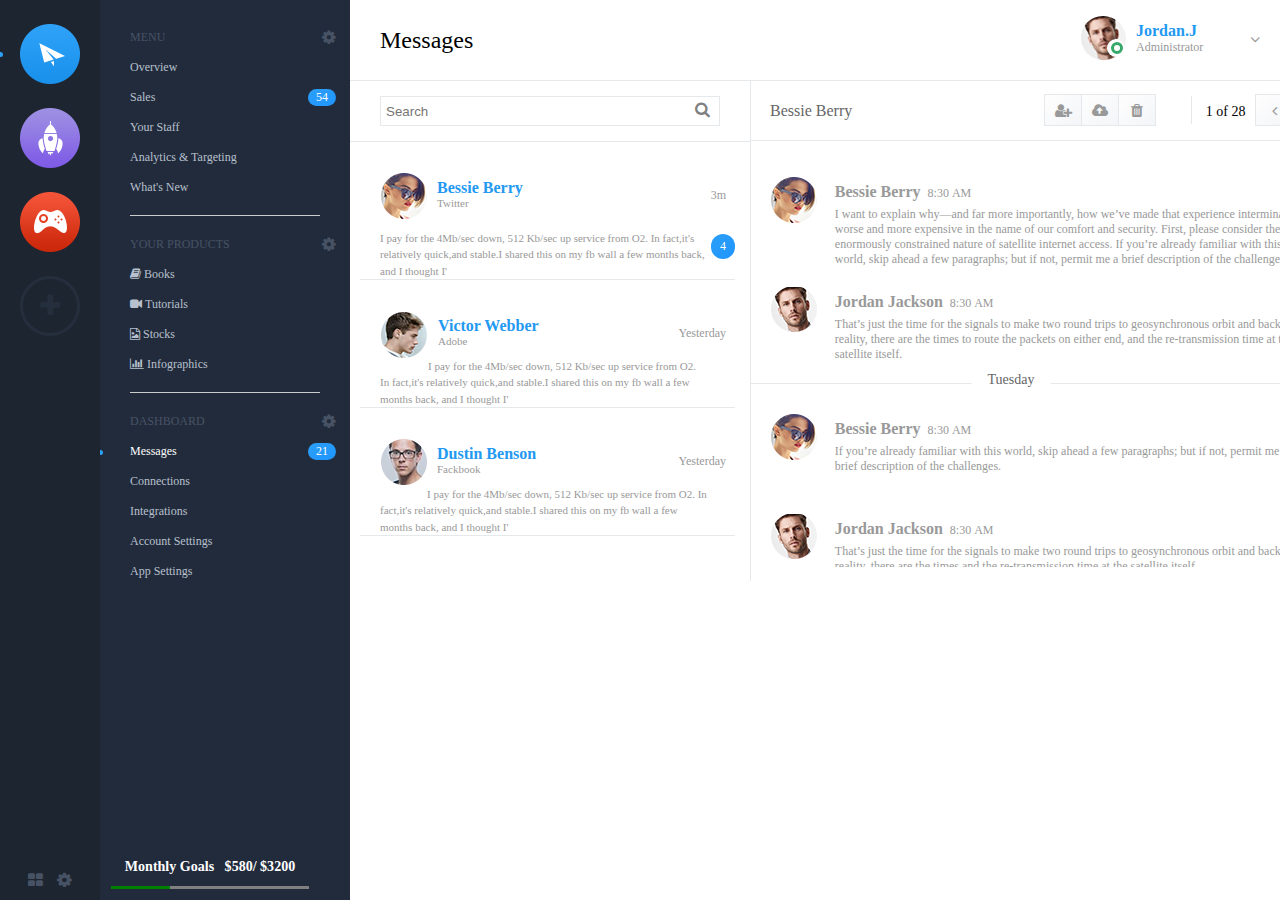
<file: index.html>
<html>
    <head>
        <meta charset="UTF-8">
        <title>My complicate website </title>
        <meta name="viewport" content="width=device-width, initial-scale=1.0">
        <meta http-equiv="X-UA-Compatible" content="ie=edge">
        <link rel="stylesheet" href="https://stackpath.bootstrapcdn.com/font-awesome/4.7.0/css/font-awesome.min.css">
        <link rel="stylesheet" href="css/style.css">
    </head>
    <body>
        <main class="container">
            <section class="tools">
                <span class="icon dot active">
                    <img src="images/icon_plane.png">
                </span>   
                <!-- <br -->
                <span class="icon dot">
                    <img src="images/icon_rocket.png">
                </span>   
                <!-- <br> -->
                <span class="icon dot">
                    <img src="images/icon_gamepad.png">
                </span> 
                <span class="icon add">
                    <!-- <img src="images/icon_plane.png"> -->
                    <i class="fa fa-plus"></i>
                </span>   
                    
                <div class=" setting">
                    <i class="fa fa-th-large"></i>
                    <i class="fa fa-cog"></i>
                    <!-- <img src="images/icon_gamepad.png" width="20px" height="20px"> -->
                    <!-- <img src="images/icon_gamepad.png" width="20px" height="20px"> -->
                    <!-- <img src="images/icon_gamepad.png"> -->
                </div>   
            </section>
            <nav class="navbar">
                <div class="scroll-wrap">
                    <dl>
                        <dt>MENU<i class="fa fa-cog pull-right"></i></dt>
                        <dd class="dot">Overview</dd>
                        <dd class="dot">Sales<span class="badge pull-right">54</span></dd>
                        <dd class="dot">Your Staff</dd>
                        <dd class="dot">Analytics & Targeting</dd>
                        <dd class="dot">What's New</dd>
                    </dl>
                    <hr>
                    <dl>
                        <dt class="dot">YOUR PRODUCTS<i class="fa fa-cog pull-right"></i></dt>
                        <dd class="dot"><i class="fa fa-book"></i>&nbsp;Books</dd>
                        <dd class="dot"><i class="fa fa-video-camera"></i>&nbsp;Tutorials</dd>
                        <dd class="dot"><i class="fa fa-file-image-o"></i>&nbsp;Stocks</dd>
                        <dd class="dot"><i class="fa fa-bar-chart"></i>&nbsp;Infographics</dd>
                    </dl>
                    <hr>
                    <dl>
                        <dt>DASHBOARD<i class="fa fa-cog pull-right"></i></dt>
                        <dd class="dot active">Messages<span class="badge pull-right">21</span></dd>
                        <dd class="dot">Connections</dd>
                        <dd class="dot">Integrations</dd>
                        <dd class="dot">Account Settings </dd>
                        <dd class="dot">App Settings</dd>
                    </dl>
                </div>
                <div class="goal">
                    <h3>Monthly Goals&nbsp;&nbsp;&nbsp;$580/
                            <span>$3200</span></h3>
                    <progress max="100" value="30"></progress>
                </div>
            </nav>
            <main class="content">
                <header>
                    <h3>Messages</h3>
                    <div class="user-info pull-right">
                        <div class="pull-left img">
                            <img src="images/user_01.png">
                        </div>
                        <div class="text">
                            <strong class="text-blue">Jordan.J</strong>
                            <p class="text-grey">Administrator</p>
                        </div>
                        <i class="fa fa-angle-down pull-right text-grey"></i>
                    </div>
                </header>
                <aside>
                    <form  action="" method="POST" class="search-form">
                        <input  name="keywords"  type="text" placeholder="Search">
                        <i class="fa fa-search"></i>
                    </form>
                    <ul class="scrollwrap">
                        <li class="item">
                            <div class=" user-info clear">
                                <div class="pull-left">
                                    <img src="images/user_02.png">
                                </div>
                                <div class="text">
                                    <strong class="text-blue">Bessie Berry</strong>
                                    <p class="text-grey">Twitter</p>
                                </div>
                                <span class="pull-right text-grey">3m</span>
                            </div>
                            <span class="badge pull-right">4</span>
                            <p class="msg text-grey">I pay for the 4Mb/sec down, 512 Kb/sec up service from O2. In fact,it's relatively quick,and stable.I
                                shared this on my fb wall a few months back, and I thought I'</p>
                                <!-- <hr> -->
                        </li>
                        <li class="item">
                            <div class=" user-info">
                                <div class="pull-left">
                                    <img src="images/user_03.png">
                                </div>
                                <div class="text">    
                                    <strong class="text-blue">Victor Webber</strong>
                                    <p class="text-grey">Adobe</p>
                                </div>
                                <span class="pull-right text-grey">Yesterday</span>
                            </div>
                            <!-- <span class="badge pull-right">4</span> -->
                            <p class="msg text-grey">I pay for the 4Mb/sec down, 512 Kb/sec up service from O2. In fact,it's relatively quick,and stable.I
                                shared this on my fb wall a few months back, and I thought I'</p>
                                <!-- <hr> -->
                        </li>
                        <li class="item">
                            <div class=" user-info">
                                <div class="pull-left">
                                    <img src="images/user_04.png">
                                </div>
                                <div class="text">
                                    
                                    <strong class="text-blue">Dustin Benson</strong>
                                    <p class="text-grey">Fackbook</p>
                                </div>
                                <span class="pull-right text-grey">Yesterday</span>
                            </div>
                            <!-- <span class="badge pull-right">4</span> -->
                            <p class="msg text-grey">I pay for the 4Mb/sec down, 512 Kb/sec up service from O2. In fact,it's relatively quick,and stable.I
                                shared this on my fb wall a few months back, and I thought I'</p>
                                <!-- <hr> -->
                        </li>
                        <li class="item">
                            <div class=" user-info">
                                <div class="pull-left">
                                    <img src="images/user_05.png">
                                </div>
                                <div class="text">
                                    
                                    <strong class="text-blue">Dustin Benson</strong>
                                    <p class="text-grey">Fackbook</p>
                                </div>
                                <span class="pull-right text-grey">June 19</span>
                            </div>
                            <!-- <span class="badge pull-right">4</span> -->
                            <p class="msg text-grey">I pay for the 4Mb/sec down, 512 Kb/sec up service from O2. In fact,it's relatively quick,and stable.I
                                shared this on my fb wall a few months back, and I thought I'</p>
                                <!-- <hr> -->
                        </li>
                        <li class="item">
                            <div class=" user-info">
                                <div class="pull-left">
                                    <img src="images/user_06.png">
                                </div>
                                <div class="text">
                                    
                                    <strong class="text-blue">Slally Wills</strong>
                                    <p class="text-grey">Yahoo</p>
                                </div>
                                <span class="pull-right text-grey">June 18</span>
                            </div>
                            <!-- <span class="badge pull-right">4</span> -->
                            <p class="msg text-grey">I pay for the 4Mb/sec down, 512 Kb/sec up service from O2. In fact,it's relatively quick,and stable.I
                                shared this on my fb wall a few months back, and I thought I'</p>
                                <!-- <hr> -->
                        </li>
                    </ul>
                </aside>
                <section class="dialogue">
                    <header class="title">
                        <span class="target text-darkgrey"> Bessie Berry</span>
                        <div class="pull-right">
                            <div class="btn-group">
                                <a href="javascript:;">
                                    <i class="fa fa-user-plus"></i>
                                </a>
                                <a href="javascript:;">
                                    <i class="fa fa-cloud-upload"></i>
                                </a>
                                <a href="javascript:;">
                                    <i class="fa fa-trash"></i>
                                </a>
                            </div>
                            <div class="page">
                                1 of 28 &nbsp;
                                <div class="btn-group">
                                    <a href="javascript:;">
                                        <i class="fa fa-angle-left"></i>
                                    </a>
                                    <a href="javascript:;">
                                        <i class="fa fa-angle-right"></i>
                                    </a>
                                </div>
                            </div>
                        </div>
                    </header>
                    <ul class="scrollwrap">
                        <li class="item">
                            <div class="avatar">
                                <img src="images/user_02.png">
                            </div>
                            <div class="user-text pull-right">
                                <strong class="text-grey">Bessie Berry</strong> 
                                <span class="text-grey">&nbsp;8:30&nbsp;AM</span>
                                <p class="msg text-grey">
                                    I want to explain why—and far more importantly, how we’ve made that experience interminably worse and more expensive in the
                                name of our comfort and security. First, please consider the enormously constrained nature
                                of satellite internet access. If you’re already familiar with this world, skip ahead a few
                                paragraphs; but if not, permit me a brief description of the challenges.
                                </p>
                            </div>
                        </li>
                        <li class="item">
                            <div class="avatar">
                                <img src="images/user_01.png">
                            </div>
                            <div class="user-text pull-right">
                                <strong class="text-grey"> Jordan Jackson</strong> 
                                <span class="text-grey">&nbsp;8:30&nbsp;AM</span>
                                <p class="msg text-grey">
                                    That’s just the time for the signals to make two round trips to geosynchronous orbit and back. In reality, there are the
                                times to route the packets on either end, and the re-transmission time at the satellite itself.
                                </p>
                            </div>
                        </li>
                        <li class="line">
                            <span>Tuesday</span>
                        </li>
                        <li class="item">
                            <div class="avatar">
                                <img src="images/user_02.png">
                            </div>
                            <div class="user-text pull-right">
                                <strong class="text-grey">Bessie Berry</strong> 
                                <span class="text-grey">&nbsp;8:30&nbsp;AM</span>
                                <p class="msg text-grey">
                                    If you’re already familiar with this world, skip ahead a few paragraphs; but if not, permit me a brief description of the
                                    challenges. </p>
                            </div>
                        </li>
                        <li class="item">
                            <div class="avatar">
                                <img src="images/user_01.png">
                            </div>
                            <div class="user-text pull-right">
                                <strong class="text-grey">Jordan Jackson</strong> 
                                <span class="text-grey">&nbsp;8:30&nbsp;AM</span>
                                <p class="msg text-grey">
                                    That’s just the time for the signals to make two round trips to geosynchronous orbit and back. In reality, there are the
                                times,and the re-transmission time at the satellite itself.
                                </p>
                                <img class="png01" src="images/img_01.png">
                                <img class="png02" src="images/img_02.png">
                            </div>
                          
                        </li>
                        <li class="line unread">
                            <span>New Messages</span>
                        </li>

                        <li class="item">
                            <div class="avatar">
                                <img src="images/user_02.png">
                            </div>
                            <div class="user-text pull-right">
                                <strong class="text-grey">Bessie Berry</strong> 
                                <span class="text-grey">&nbsp;8:30&nbsp;AM</span>
                                <p class="msg text-grey">
                                    If you’re already familiar with this world, skip ahead a few paragraphs; but if not, permit me a brief description of the
                                    challenges.
                                </p>
                            </div>
                            
                        </li>
                        <li class="item reply">
                            <form action="" method="POST">
                                <input type="text" name="reply">
                                <button type="submit">
                                    <i class="fa fa-plus"></i>
                                </button>
                            </form>
                        </li>
                    </ul>
                </section>
            </main>
        </main>
    </body>
</html>
</file>
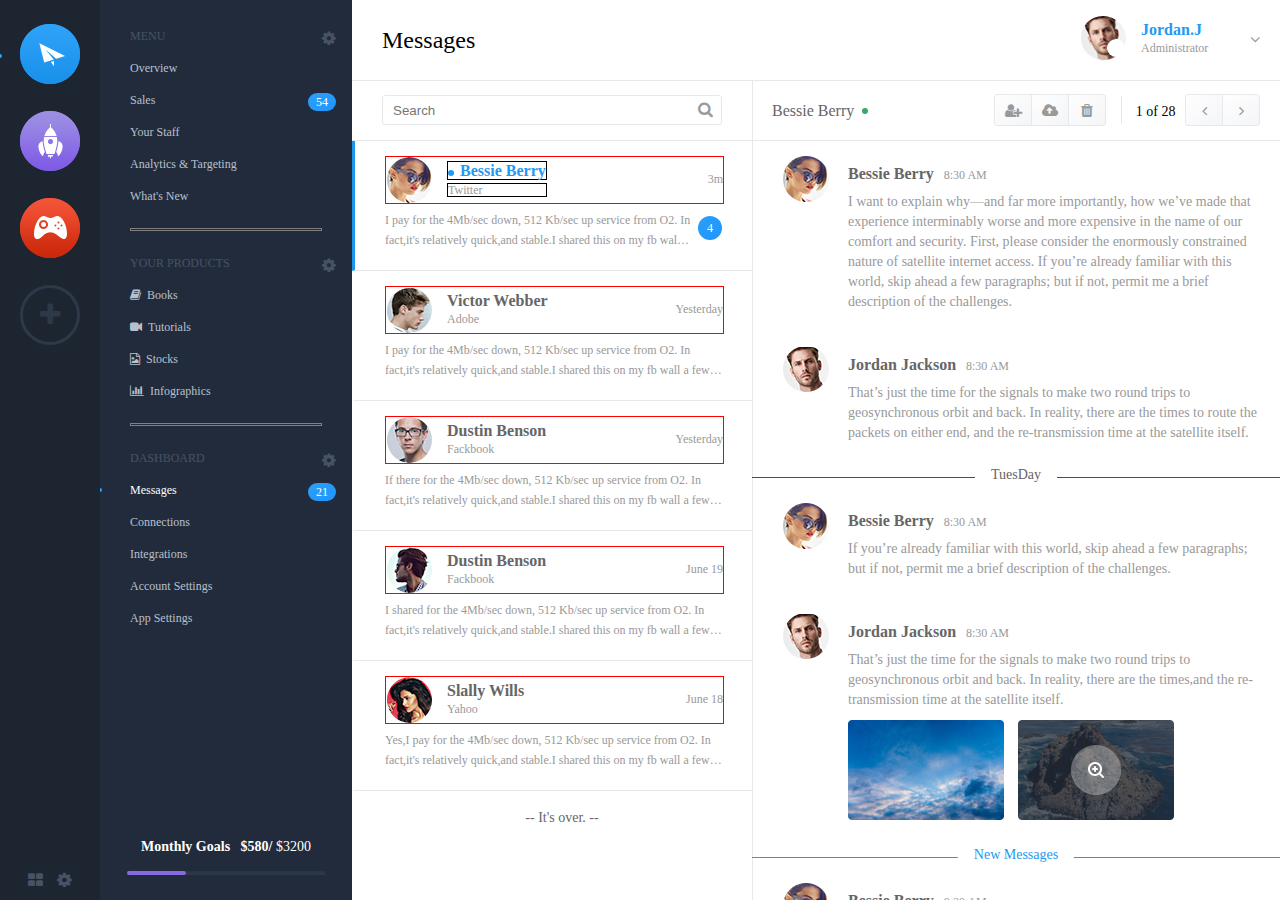
<file: no.12-others/index.html>
<!DOCTYPE html>
<html lang="en">

<head>
    <meta charset="UTF-8">
    <meta name="viewport" content="width=device-width, initial-scale=1.0">
    <meta http-equiv="X-UA-Compatible" content="ie=edge">
    <title>Awesome</title>
    <link rel="stylesheet" href="https://stackpath.bootstrapcdn.com/font-awesome/4.7.0/css/font-awesome.min.css">
    <link rel="stylesheet" href="css/style.css">
</head>

<body>
    <main class="container">
        <section class="tools">
            <span class="icon dot active">
                <i class="icon-plane"></i>
            </span>
            <span class="icon dot">
                <i class="icon-rocket"></i>
            </span>
            <span class="icon dot">
                <i class="icon-gamepad"></i>
            </span>
            <span class="icon add">
                <i class="fa fa-plus"></i>
            </span>
            <div class="setting">
                <i class="fa fa-th-large"></i>
                <i class="fa fa-cog"></i>
            </div>
        </section>
        <nav class="navbar">
            <div class="scroll-wrap">
                <dl>
                    <dt>MENU
                        <i class="fa fa-cog pull-right"></i>
                    </dt>
                    <dd class="dot">Overview</dd>
                    <dd class="dot">Sales
                        <span class="badge pull-right">54</span>
                    </dd>
                    <dd class="dot">Your Staff
                    </dd>
                    <dd class="dot">Analytics & Targeting</dd>
                    <dd class="dot">What's New</dd>
                </dl>
                <hr>
                <dl>
                    <dt>YOUR PRODUCTS
                        <i class="fa fa-cog pull-right"></i>
                    </dt>
                    <dd class="dot">
                        <i class="fa fa-book"></i> &nbsp;Books </dd>
                    <dd class="dot">
                        <i class="fa fa-video-camera"></i> &nbsp;Tutorials</dd>
                    <dd class="dot">
                        <i class="fa fa-file-image-o"></i> &nbsp;Stocks</dd>
                    <dd class="dot">
                        <i class="fa fa-bar-chart"></i> &nbsp;Infographics
                    </dd>
                </dl>
                <hr>
                <dl>
                    <dt>DASHBOARD
                        <i class="fa fa-cog pull-right"></i>
                    </dt>
                    <dd class="dot active">
                        Messages
                        <span class="badge pull-right">21</span>
                    </dd>
                    <dd class="dot"> Connections</dd>
                    <dd class="dot"> Integrations </dd>
                    <dd class="dot"> Account Settings </dd>
                    <dd class="dot"> App Settings </dd>
                </dl>
            </div>
            <div class="goal">
                <h3>Monthly Goals&nbsp;&nbsp;&nbsp;$580/
                    <span>$3200</span>
                </h3>
                <progress max="100" value="30"></progress>
            </div>
        </nav>
        <main class="content">
            <header>
                <h3>Messages</h3>
                <div class="user-info pull-right">
                    <div class="pull-left img">
                        <img src="images/user_01.png" alt="">
                    </div>
                    <div class="text">
                        <strong class="text-blue">Jordan.J</strong>
                        <p class="text-gray">Administrator</p>
                    </div>
                    <i class="fa fa-angle-down pull-right text-gray"></i>
                </div>
            </header>
            <aside>
                <form action="" method="POST" class="search-form">
                    <input type="text" placeholder="Search" name="keywords">
                    <i class="fa fa-search"></i>
                </form>
                <ul class="scroll-wrap">
                    <li class="item current">
                        <div class="user-info clear">
                            <div class="pull-left avatar">
                                <img src="images/user_02.png" alt="">
                            </div>
                            <div class="text">
                                <strong class="text-blue" style="border:1px solid black;">Bessie Berry</strong>
                                <p class="text-gray" style="border:1px solid black;">Twitter</p>
                            </div>
                            <span class="pull-right time text-gray">
                                3m
                            </span>
                        </div>
                        <p class="msg notice text-gray">I pay for the 4Mb/sec down, 512 Kb/sec up service from O2. In fact,it's relatively quick,and stable.I
                            shared this on my fb wall a few months back, and I thought I'
                            <span class="badge">4</span>
                        </p>
                    </li>
                    <li class="item">
                        <div class="user-info clear">
                            <div class="pull-left avatar">
                                <img src="images/user_03.png" alt="">
                            </div>
                            <div class="text">
                                <strong class="text-darkgray">Victor Webber</strong>
                                <p class="text-gray">Adobe</p>
                            </div>
                            <span class="pull-right time text-gray">
                                Yesterday
                            </span>
                        </div>
                        <p class="msg text-gray">I pay for the 4Mb/sec down, 512 Kb/sec up service from O2. In fact,it's relatively quick,and stable.I
                            shared this on my fb wall a few months back, and I thought I'
                        </p>
                    </li>
                    <li class="item">
                        <div class="user-info clear">
                            <div class="pull-left avatar">
                                <img src="images/user_04.png" alt="">
                            </div>
                            <div class="text">
                                <strong class="text-darkgray">Dustin Benson</strong>
                                <p class="text-gray">Fackbook</p>
                            </div>
                            <span class="pull-right time text-gray">
                                Yesterday
                            </span>
                        </div>
                        <p class="msg text-gray">If there for the 4Mb/sec down, 512 Kb/sec up service from O2. In fact,it's relatively quick,and stable.I
                            shared this on my fb wall a few months back, and I thought I'
                        </p>
                    </li>
                    <li class="item">
                        <div class="user-info clear">
                            <div class="pull-left avatar">
                                <img src="images/user_05.png" alt="">
                            </div>
                            <div class="text">
                                <strong class="text-darkgray">Dustin Benson</strong>
                                <p class="text-gray">Fackbook</p>
                            </div>
                            <span class="pull-right time text-gray">
                                June 19
                            </span>
                        </div>
                        <p class="msg text-gray">I shared for the 4Mb/sec down, 512 Kb/sec up service from O2. In fact,it's relatively quick,and stable.I
                            shared this on my fb wall a few months back, and I thought I'
                        </p>
                    </li>
                    <li class="item">
                        <div class="user-info clear">
                            <div class="pull-left avatar">
                                <img src="images/user_06.png" alt="">
                            </div>
                            <div class="text">
                                <strong class="text-darkgray">Slally Wills</strong>
                                <p class="text-gray">Yahoo</p>
                            </div>
                            <span class="pull-right time text-gray">
                                June 18
                            </span>
                        </div>
                        <p class="msg text-gray">Yes,I pay for the 4Mb/sec down, 512 Kb/sec up service from O2. In fact,it's relatively quick,and
                            stable.I shared this on my fb wall a few months back, and I thought I'
                        </p>
                    </li>
                </ul>
            </aside>
            <section class="dialogue">
                <header class="title">
                    <span class="target text-darkgray"> Bessie Berry</span>
                    <div class="pull-right">
                        <div class="btn-group">
                            <a href="javascript:;">
                                <i class="fa fa-user-plus"></i>
                            </a>
                            <a href="javascript:;">
                                <i class="fa fa-cloud-upload"></i>
                            </a>
                            <a href="javascript:;">
                                <i class="fa fa-trash"></i>
                            </a>
                        </div>
                        <div class="page">
                            1 of 28 &nbsp;
                            <div class="btn-group">
                                <a href="javascript:;">
                                    <i class="fa fa-angle-left"></i>
                                </a>
                                <a href="javascript:;">
                                    <i class="fa fa-angle-right"></i>
                                </a>
                            </div>
                        </div>
                    </div>
                </header>
                <ul class="scroll-wrap">
                    <li class="item">
                        <div class="avatar">
                            <img src="images/user_02.png" alt="">
                        </div>
                        <div class="info-text">
                            <strong class="text-darkgray">
                                Bessie Berry
                            </strong>
                            <span class="time text-gray"> 8:30 AM</span>
                            <p class="info text-gray">
                                I want to explain why—and far more importantly, how we’ve made that experience interminably worse and more expensive in the
                                name of our comfort and security. First, please consider the enormously constrained nature
                                of satellite internet access. If you’re already familiar with this world, skip ahead a few
                                paragraphs; but if not, permit me a brief description of the challenges.
                            </p>
                        </div>
                    </li>
                    <li class="item">
                        <div class="avatar">
                            <img src="images/user_01.png" alt="">
                        </div>
                        <div class="info-text">
                            <strong class="text-darkgray">
                                Jordan Jackson
                            </strong>
                            <span class="time text-gray"> 8:30 AM</span>
                            <p class="info text-gray">
                                That’s just the time for the signals to make two round trips to geosynchronous orbit and back. In reality, there are the
                                times to route the packets on either end, and the re-transmission time at the satellite itself.
                            </p>
                        </div>
                    </li>
                    <li class="line">
                        <span>TuesDay</span>
                    </li>
                    <li class="item">
                        <div class="avatar">
                            <img src="images/user_02.png" alt="">
                        </div>
                        <div class="info-text">
                            <strong class="text-darkgray">
                                Bessie Berry
                            </strong>
                            <span class="time text-gray"> 8:30 AM</span>
                            <p class="info text-gray">
                                If you’re already familiar with this world, skip ahead a few paragraphs; but if not, permit me a brief description of the
                                challenges.
                            </p>
                        </div>
                    </li>
                    <li class="item">
                        <div class="avatar">
                            <img src="images/user_01.png" alt="">
                        </div>
                        <div class="info-text">
                            <strong class="text-darkgray">
                                Jordan Jackson
                            </strong>
                            <span class="time text-gray"> 8:30 AM</span>
                            <p class="info text-gray">
                                That’s just the time for the signals to make two round trips to geosynchronous orbit and back. In reality, there are the
                                times,and the re-transmission time at the satellite itself.
                            </p>
                            <div class="imgs">
                                <div class="list">
                                    <img src="images/img_01.png" alt="">
                                    <div class="mask">
                                        <i class="fa fa-search-plus"></i>
                                    </div>
                                </div>
                                <div class="list">
                                    <img src="images/img_02.png" alt="">
                                    <div class="mask">
                                        <i class="fa fa-search-plus"></i>
                                    </div>
                                </div>
                            </div>
                        </div>
                    </li>
                    <li class="line unread">
                        <span>New Messages</span>
                    </li>
                    <li class="item">
                        <div class="avatar">
                            <img src="images/user_02.png" alt="">
                        </div>
                        <div class="info-text">
                            <strong class="text-darkgray">
                                Bessie Berry
                            </strong>
                            <span class="time text-gray"> 8:30 AM</span>
                            <p class="info text-gray">
                                If you’re already familiar with this world, skip ahead a few paragraphs; but if not, permit me a brief description of the
                                challenges.
                            </p>
                        </div>
                    </li>
                    <li class="item reply">
                        <form action="" method="POST">
                            <input type="text" name="reply">
                            <button type="submit">
                                <i class="fa fa-plus"></i>
                            </button>
                        </form>
                    </li>
                </ul>
            </section>
        </main>
    </main>
</body>

</html>
</file>
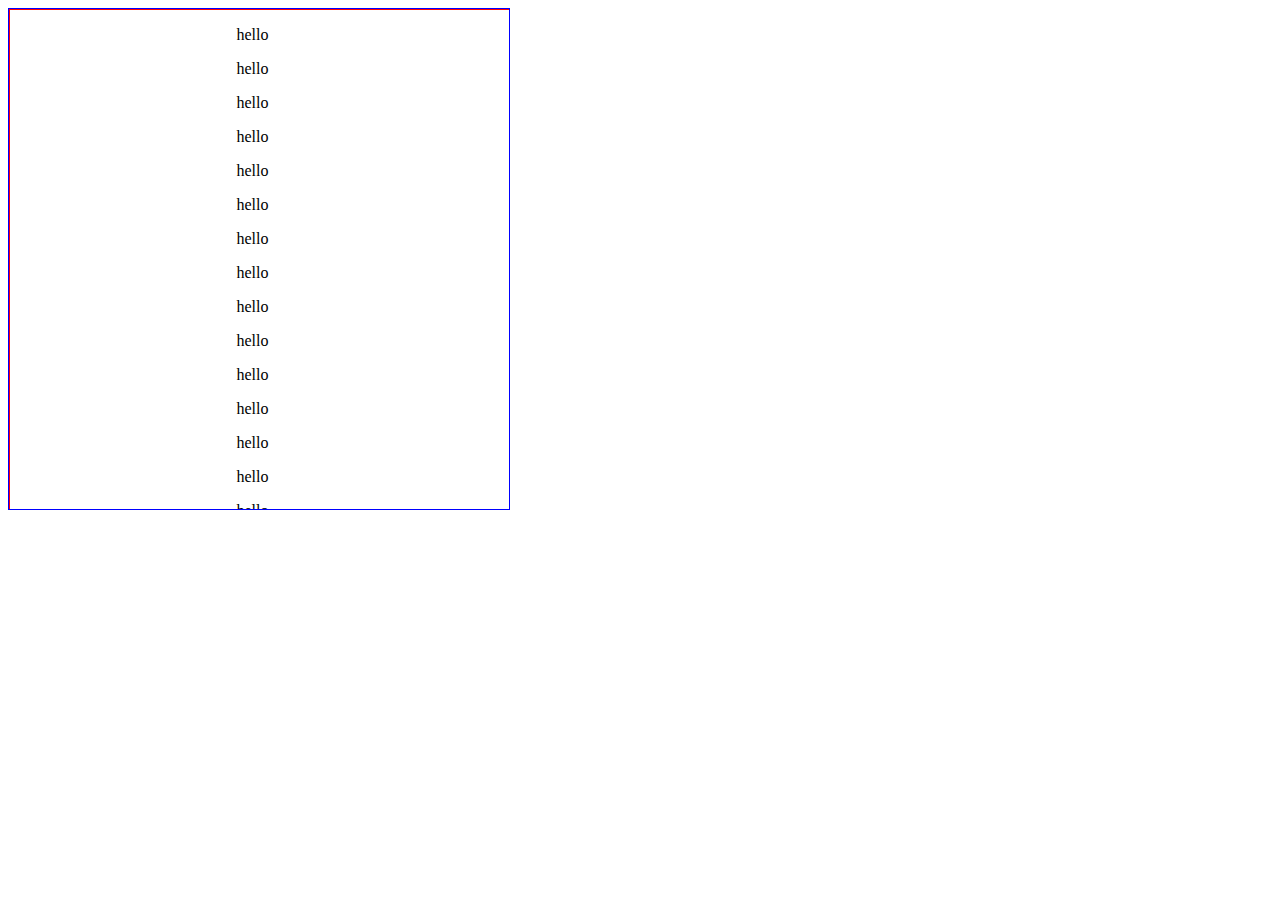
<file: css/Untitled-1.html>
<html>

<head>

<meta charset="utf-8">

</head>

 <body>

 <div style="border:1px blue solid;width:500px;height:500px;overflow:hidden;">

<div  style="border:1px red  solid;width:485px;height:100%;overflow-y:scroll;overflow-x:hidden;padding-right:50px;">

<script>

for(var i=0;i<200;i++)

{

document.write("<p align='center'>hello</p>")

}

</script>

</div>

</div>

  </body>

</html>
</file>
<file: css/style.css>
*{
    margin:0;
    
}
ul,li{
    margin: 0;
    padding: 0;
    border: 0;
    outline: 0;
    font-size: 100%;
    vertical-align: baseline;
    background: transparent;
}
.pull-right {
    float: right;
}
.pull-left {
    float: left;
}
.container{
    height:100%;
    display:flex;
}
.tools{
    width:100px;
    position: relative;
    background: #1d2531;
    left:0;
}
/* main{
    display: inline-block;
    position: relative;
    border:1px solid green;
} */
.clear {
    content: '';
    display: table;
    clear: both;
}
hr {
    display: block;
    height: 1px;
    border: 0;
    border-top: 1px solid #cccccc;
    margin: 1em 0;
    padding: 0;
}

strong,ul,li,
p{
    margin: 0;
    padding: 0;
    border: 0;
    outline: 0;
    font-size: 100%;
    vertical-align: baseline;
    background: transparent;
    /* border:1px solid greenyellow; */
}
.tools .icon {
    display: block;
    margin-top: 24px;
    position: relative;
    text-align: center;
}

.tools .icon i {
    display: inline-block;
    position: relative;
    height: 60px;
    width: 60px;
    border-radius: 50%; /* 边框设置为圆形！ */
}

.tools .icon.add i {
    line-height: 54px;
    font-size: 26px;
    color: #2d3848;
    border: 3px solid;
    box-sizing: border-box;
    cursor: pointer;
}

.container .content{
    flex:auto;
    position: relative;
    /* background: yellowgreen; */
    /* left:450px; */
}
.tools .setting{
    position: absolute;
    left:0px;
    right:0px;
    bottom: 10px;
    color: #475364;
    text-align: center;
}
.tools .setting i {
    padding: 2px 3px;
    cursor: pointer;
}

.tools .setting i+i {
    margin-left: 4px;
    font-size: 17px;
}
.icon{
    display:block;
    margin:20px 0 0 0;
    text-align: center;
    /* border:1px solid red; */
}
.add{
    opacity: 0.5;
    display:block;
    margin:20px 0 0 0;
}
.dot::before{
    position: absolute;
    left:0px;
    top:50%;
    content: '';
    width:5px;
    height:5px;
    border-radius: 50%;
    background:#2ca0f7;
    margin: -2px 0px 0px -2px;
    opacity: 0;
}

.dot.active::before,
.dot:hover::before {
    opacity: 1;
}



/*隐藏滚动条原理- 可以用padding等，把滚动条挤出到外面去，达到隐藏的效果。
1.父元素navbar设置overflow:hidden，height，width正常设置
2.子元素scrollwrap宽度小于navbar ，并通过padding-right来把拖动条挤出去
3.子元素设置 height: 100%(这里因为有goal元素，所以另外减去）
4.子元素设置 overflow: auto;
总结：
父元素：overflow,height,width
子元素：overflow，height，width，padding
*/


.navbar {
    box-sizing: border-box;
    overflow: hidden;  
}
.navbar .scroll-wrap{
    color:gainsboro;
    font-size:12px;
    padding: 10px 30px;
    width: 270px;
    height: calc(100% - 80px);
    overflow: auto;
}
.navbar{
    position: relative;
    width:250px; /*只显示左边的250px，隐藏右边的拖动条*/
    background:#222b3c;
}
/* .navbar{
    background: yellowgreen;
    border:1px blue  solid;
    overflow: hidden;
    width:210px;
    height:500px;
}
.navbar .scroll-wrap{
    border:1px red  solid;
    width:200px;
    padding-right: 30px;
    overflow: auto;
    height:100%;
} */
.navbar dl dd:hover::before,
.navbar dl dd.active::before {
    left: -30px;
}

.navbar .scroll-wrap dt{
    color: #475364;
    margin-bottom: 15px;
}
.navbar dl{
    margin-top:20px;
    font-size: 12px;
}
.navbar dd{
    color: #b7c0cd;
    margin-bottom:15px;    
    cursor: pointer;
    position: relative;
}
.navbar dl dd.active,
.navbar dl dd:hover{
    color:#fff;
}
.navbar dl dd .dot {
    margin-top: -1px;
    margin-right: 64px;
}
.badge {
    font-size: 12px;
    color: #fff;
    padding: 1px 8px;
    background: linear-gradient(to bottom right, #2b9ff7, #1f95ff);
    border-radius: 22px;
}
.navbar dt .pull-right{
    font-size: 16px;
    right:100px;
}
.navbar dl .pull-right {
    margin-top: -1px;
    margin-right: 64px;/*从不可见->可见*/
}
.navbar hr{
    margin:20px 0 ;
    width:190px;  
}

.navbar .goal{
    font-size: 12px;
    text-align: center;
    position: absolute;
    left:10px;
    bottom:10px;
}
.navbar .goal h3{
    margin-bottom: 10px;
    color:white;
}
.navbar .goal progress{
    width:200px;
    height:5px;
    border-radius: 5px;;
    border: 1px solid #222b3c;
}

/* right */
.text-blue {
    color: #2399f1;
}

.text-grey {
    color: #999;
}

.text-darkgrey {
    color: #666;
}
.content{
    position: relative;
}
.content header {
    height: 80px;
    border-bottom: 1px solid #e6e9ec;
}
.content header h3{
    display: inline-block;
    font-size: 24px;
    font-weight:normal;
    line-height: 80px;
    /* text-align: center; */
    /* vertical-align: middle; */
    margin-left:30px;
}
.content header .user-info{
    width:200px;
    margin-top:16px;
}
.content header .text{
    /* width:200px; */
    display: inline-block;
    padding:6px 0 0 10px;
}
.content header .text p{
    font-size: 12px;
}
.user-info .fa {
    margin: 15px 20px 0px;
}
.content>header .user-info .img {
    position: relative;
    width: 46px;
    height: 46px;
    overflow: hidden;
    border-radius: 50%;
}

.content>header .user-info .img img {
    width: 100%;
}
.content>header .user-info .img::before {
    content: '';
    display: block;
    width: 18px;
    height: 18px;
    position: absolute;
    right: 1px;
    bottom: 5px;
    z-index: 2;
    border-radius: 50%;
    background: #fff;
}
.content>header .user-info .img::after {
    content: '';
    display: block;
    position: absolute;
    bottom: 8px;
    right: 3px;
    width: 12px;
    height: 12px;
    border-radius: 50%;
    z-index: 3;
    background: #fff;
    box-sizing: border-box;
    border: 3px solid #38a76a;
}
.content aside {
    border-right: 1px solid #e6e9ec;
    width:400px;
    height:500px;
    overflow: hidden;
}
.content aside ul{
    height: calc(100% - 80px);
    width:395px;
    padding-right:25px;
    /* margin-top:80px; */
    overflow: auto;
}
.content aside .scrollwrap::after {
    content: '-- It\'s over. --';
    display: block;
    margin-top: 20px;
    color: #666;
    font-size: 14px;
    text-align: center;
}
.content aside .search-form{
    border-bottom: 1px solid #e6e9ec;
    padding:15px  30px;
    position: relative;
}
.content aside .search-form input{
    border: 1px solid #e6e9ec;
    padding:5px;
    width:100%;
    height:30px;
}
.content aside .search-form i{
    position:absolute;
    top:20px;
    right:40px;
    color:grey;
}
.content aside .item {
    border-bottom: 1px solid #e6e9ec;
}    
.content aside .item {
    /* border-left: 3px solid #fff; */
    padding: 15px 0px 0 20px;
}
.content aside ul .user-info{
    width:100%;
    margin-top:6px;
    /* border:1px solid red; */
    padding: 0;
}
.content aside  .text{
    display: inline-block;
    width:200px;;
    padding:6px 0px 0px 10px;
    /* border:1px solid blue; */
}
/* .content aside .text strong,
.content aside .text p{
    display:inline-block;
} */
.content aside   span{
    display: inline-block;
    font-size: 12px;
    margin:10px 0 0 0;
    padding: 5px 9px;
    /* border:1px solid red; */
}
.content aside  .text .div{/* border:1px solid red; */
    font-size: 14px;
}
/* .content aside  .text p{
    font-size: 12px;
} */
.content aside  ul li p{
    /* margin:0 auto; */
    /* width: 90%; */
    font-size: 11px;
    /* border:1px solid red; */
}
.content aside .item .msg{
    /* border:1px solid red; */
    padding-right: 28px;
    margin-top:3%;
    line-height: 1.5em;
}
aside ul span{
    display: inline-block;
}
.content aside .item .badge{
    border-radius: 150px;
    margin:15px 0 0 0;
    /* padding: 5px; */
}

  
.content .dialogue {
    position: absolute;
    top: 80px;
    right: 0px;
    bottom: 0px;
    left: 400px;
    overflow: hidden;
}
.content .dialogue .title {
    height: 61px;
    line-height: 61px;
    border-bottom: 1px solid #e6e9ec;
    box-sizing: border-box;
}
.content .dialogue .title .btn-group{
    margin-right:20px;
}
.content .dialogue .title .btn-group {
    display: inline-block;
    font-size: 0px;
}

.content .dialogue .title .btn-group a {
    text-decoration: none;
}
.content .dialogue .title .btn-group .fa {
    display: inline-block;
    width: 38px;
    height: 32px;
    line-height: 32px;
    font-size: 15px;
    text-align: center;
    background: linear-gradient(to bottom right, #fefefe, #f4f5f8);
    color: #999;
    box-sizing: border-box;
    margin-left: -1px;
    border: 1px solid #e6e9ec;
}
.content .dialogue .title .target {
    padding-left: 20px;
}

.content .dialogue .title .page::before {
    content: '';
    display: inline-block;
    position: relative;
    top: 8px;
    height: 28px;
    margin-right: 10px;
    margin-left: 10px;
    width: 1px;
    border-right: 1px solid #e6e9ec;
}
.content .dialogue .title .page {
    display: inline-block;
    font-size: 14px;
}
.scrollwrap li{
    /* border:1px solid red; */
    margin:10px;
    padding: 20px;
    clear: both;
    /* overflow:hidden */
    /* border:1px solid yellow; */
}
.user-text{
    display:inline-block;
    /* border:1px solid blue; */
    width:88%;
}
.avatar{
    width:10%;
    display:inline-block;
}
.scrollwrap .user-text strong,
.scrollwrap .user-text span{
    margin-top: 6px;
    display: inline-block;
}
.scrollwrap .user-text span{
    font-size: 12px;
}
.user-text .msg{
    margin-top: 6px;
    font-size: 12px;
}
.dialogue{
    height:500px;
    width:600px;
    overflow:hidden;
}
.dialogue li{
    clear:both;
    
    margin:10px 0;
}
/* aside li{
    padding:10px 0; overflow: hidden;
} */
.dialogue .scrollwrap{
    height:calc(100% - 80px);/*必须要有空格！*/
    width:580px;
    overflow:auto;
    padding-right:30px;
}
.user-text .png01,.user-text .png02{
    padding-top:10px;
    display: inline-block;
}
.dialogue .line {
    padding:0;
    font-size: 14px;
    color: #666;
    margin: 10px 0;
    /* border:1px solid red; */
    border-bottom: 1px solid #e6e9ec;
}
.dialogue .line span {
    position: relative;
    left: 45%;
    display: inline-block;
    transform: translateX(-50%);/*实现文字向下平移，呈现出在borderbottom的中间线上*/
    top: 5px;
    padding: 0 16px;
    background: #fff;
} 
.dialogue .scrollwrap .reply input {
    width: 100%;
    padding-left: 80px;
    height: 50px;
    border-radius: 3px;
    box-sizing: border-box;
    border: 1px solid #e6e9ec;
}

.dialogue .scrollwrap .reply button {
    position: absolute;
    top: 20px;
    left: 20px;
    height: 50px;
    width: 58px;
    box-sizing: border-box;
    border-radius: 3px;
    background: linear-gradient(to bottom right, #fefefe, #f4f5f8);
    border: 1px solid #e6e9ec;
}
.dialogue .scrollwrap .line.unread {
    color: #2399f1;
    border-color: #2399f1;
}

.dialogue .scrollwrap .reply {
    position: relative;
}
.dialogue ul,
aside ul{
    list-style: none;
}
</file>
<file: no.12-others/css/style.css>
/**
 * html5doctor.com 
Reset Stylesheet v1.6.1 
 * Richard Clark 
 * http://cssreset.com
 */
 html,
 body,
 div,
 span,
 object,
 iframe,
 h1,
 h2,
 h3,
 h4,
 h5,
 h6,
 p,
 blockquote,
 pre,
 abbr,
 address,
 cite,
 code,
 del,
 dfn,
 em,
 img,
 ins,
 kbd,
 q,
 samp,
 small,
 strong,
 sub,
 sup,
 var,
 b,
 i,
 dl,
 dt,
 dd,
 ol,
 ul,
 li,
 fieldset,
 form,
 label,
 legend,
 table,
 caption,
 tbody,
 tfoot,
 thead,
 tr,
 th,
 td,
 article,
 aside,
 canvas,
 details,
 figcaption,
 figure,
 footer,
 header,
 hgroup,
 menu,
 nav,
 section,
 summary,
 time,
 mark,
 audio,
 video {
     margin: 0;
     padding: 0;
     border: 0;
     outline: 0;
     font-size: 100%;
     vertical-align: baseline;
     background: transparent;
 }
 
 body {
     line-height: 1;
 }
 
 article,
 aside,
 details,
 figcaption,
 figure,
 footer,
 header,
 hgroup,
 menu,
 nav,
 section {
     display: block;
 }
 
 nav ul {
     list-style: none;
 }
 
 blockquote,
 q {
     quotes: none;
 }
 
 blockquote:before,
 blockquote:after,
 q:before,
 q:after {
     content: '';
     content: none;
 }
 
 a {
     margin: 0;
     padding: 0;
     font-size: 100%;
     vertical-align: baseline;
     background: transparent;
 }
 
 /* change colours to suit your needs */
 ins {
     background-color: #ff9;
     color: #000;
     text-decoration: none;
 }
 
 /* change colours to suit your needs */
 mark {
     background-color: #ff9;
     color: #000;
     font-style: italic;
     font-weight: bold;
 }
 
 del {
     text-decoration: line-through;
 }
 
 abbr[title],
 dfn[title] {
     border-bottom: 1px dotted;
     cursor: help;
 }
 
 table {
     border-collapse: collapse;
     border-spacing: 0;
 }
 
 /* change border colour to suit your needs */
 hr {
     display: block;
     height: 1px;
     border: 0;
     border-top: 1px solid #cccccc;
     margin: 1em 0;
     padding: 0;
 }
 
 input,
 select {
     vertical-align: middle;
 }
 
 html,
 body {
     height: 100%;
 }
 
 .pull-right {
     float: right;
 }
 
 .pull-left {
     float: left;
 }
 
 .clear {
     content: '';
     display: table;
     clear: both;
 }
 
 /* layout */
 .container {
     display: flex;
     height: 100%;
 }
 
 .container .tools {
     width: 100px;
     position: relative;
     background: #1d2531;
 }
 
 .container .navbar {
     width: 252px;
     background: #222b3c;
 }
 
 .container .content {
     flex: 1;
     position: relative;
 }
 
 /* left */
 .icon-plane {
     background: linear-gradient(to bottom right, #2ca0f7, #1e95ed);
 }
 
 .icon-plane::after {
     background: url('../images/icon_plane.png') no-repeat;
 }
 
 .icon-rocket {
     background: linear-gradient(to bottom right, #9888e4, #8260e6);
 }
 
 .icon-rocket::after {
     background: url('../images/icon_rocket.png') no-repeat;
 }
 
 .icon-gamepad {
     background: linear-gradient(to bottom right, #ef4e32, #cf2b0e);
 }
 
 .icon-gamepad::after {
     background: url('../images/icon_gamepad.png') no-repeat;
 }
 
 .dot::before {
     position: absolute;
     top: 50%;
     left: 0px;
     content: '';
     width: 4px;
     height: 4px;
     margin: -2px 0px 0px -2px;
     background: #2ca0f7;
     border-radius: 50%;
     opacity: 0;
 }
 
 .dot.active::before,
 .dot:hover::before {
     opacity: 1;
 }
 
 .tools .icon {
     display: block;
     margin-top: 24px;
     position: relative;
     text-align: center;
 }
 
 .tools .icon i {
     display: inline-block;
     position: relative;
     height: 60px;
     width: 60px;
     border-radius: 50%;
 }
 
 .tools .icon.add i {
     line-height: 54px;
     font-size: 26px;
     color: #2d3848;
     border: 3px solid;
     box-sizing: border-box;
     cursor: pointer;
 }
 
 .tools .icon i::after {
     content: '';
     position: absolute;
     top: 0px;
     right: 0px;
     bottom: 0px;
     left: 0px;
 }
 
 .tools .setting {
     position: absolute;
     left: 0px;
     right: 0px;
     bottom: 10px;
     color: #475364;
     text-align: center;
 }
 
 .tools .setting i {
     padding: 2px 3px;
     cursor: pointer;
 }
 
 .tools .setting i+i {
     margin-left: 4px;
     font-size: 17px;
 }
 
 /* middle */
 .badge {
     font-size: 12px;
     color: #fff;
     padding: 3px 8px;
     background: linear-gradient(to bottom right, #2b9ff7, #1f95ff);
     border-radius: 22px;
 }
 
 .navbar {
     box-sizing: border-box;
     overflow: hidden;
 }
 
 .navbar .scroll-wrap {
     padding: 10px 30px;
     width: 270px;
     height: calc(100% - 80px);
     overflow: auto;
 }
 
 .navbar .scroll-wrap hr {
     margin: 26px 0px 26px;
     width: 190px;
     border:1px solid;/**/
 }
 
 .navbar dl {
     margin-top: 20px;
     font-size: 12px;
 }
 
 .navbar dl dt {
     font-size: 12px;
     color: #475364;
     padding-right: 64px;
     margin-bottom: 20px;
 }
 
 .navbar dl dt .fa {
     font-size: 16px;
 }
 
 .navbar dl dd {
     margin-bottom: 20px;
     color: #b7c0cd;
     position: relative;
     cursor: pointer;
 }
 
 .navbar dl dd .pull-right {
     margin-top: -1px;
     margin-right: 64px;
 }
 
 .navbar dl dd.active,
 .navbar dl dd:hover {
     color: #fff;
 }
 
 .navbar dl dd:hover::before,
 .navbar dl dd.active::before {
     left: -30px;
 }
 
 .navbar .goal {
     font-size: 14px;
     text-align: center;
     color: #fff;
     padding-bottom: 30px;
 }
 
 .navbar .goal h3 {
     margin-bottom: 8px;
 }
 
 .navbar .goal h3 span {
     font-weight: 100;
 }
 
 .navbar .goal progress {
     height: 6px;
     border: 1px solid #222b3c;
     width: 200px;
     border-radius: 5px;
 }
 
 .navbar .goal progress::-webkit-progress-value {
     border-radius: 5px;
     background: #8768e5;
 }
 
 .navbar .goal progress::-webkit-progress-bar {
     box-shadow: inset 0 1px 2px rgba(0, 0, 0, .1);
     background: #2d3848;
 }
 
 /* right */
 .text-blue {
     color: #2399f1;
 }
 
 .text-gray {
     color: #999;
 }
 
 .text-darkgray {
     color: #666;
 }
 
 .content>header {
     height: 80px;
     border-bottom: 1px solid #e6e9ec;
 }
 
 .content>header h3 {
     display: inline-block;
     font-size: 24px;
     font-weight: normal;
     margin-left: 30px;
     line-height: 80px;
 }
 
 .content>header .user-info {
     margin-top: 16px;
     width: 200px;
 }
 
 .content>header .user-info .img {
     position: relative;
     width: 46px;
     height: 46px;
     overflow: hidden;
     border-radius: 50%;
 }
 
 .content>header .user-info .img img {
     width: 100%;
 }

 .content>header .user-info .img::before {
     content: '';
     display: block;
     width: 18px;
     height: 18px;
     position: absolute;
     right: 1px;
     bottom: 5px;
     /* z-index: 2; */
     border-radius: 50%;
     background: #fff;
 }
 
 /* .content>header .user-info .img::after {
     content: '';
     display: block;
     position: absolute;
     bottom: 8px;
     right: 3px;
     width: 12px;
     height: 12px;
     border-radius: 50%;
     z-index: 3;
     background: #fff;
     box-sizing: border-box;
     border: 3px solid #38a76a;
 }
  */
 .user-info .text {
     padding: 6px 0px 0px 15px;
     display: inline-block;
 }
 
 .user-info .text p {
     font-size: 12px;
     margin-top: 4px;
 }
 
 .user-info .fa {
     margin: 15px 20px 0px;
 }
 
 .content aside {
     position: absolute;
     top: 80px;
     left: 0px;
     bottom: 0px;
     float: left;
     width: 400px;
     border-right: 1px solid #e6e9ec;
     overflow: hidden;
 }
 
 .content aside .search-form {
     padding: 15px 30px;
     position: relative;
     border-bottom: 1px solid #e6e9ec;
 }
 
 .content aside .search-form input {
     height: 30px;
     width: 100%;
     padding-left: 10px;
     border-radius: 3px;
     box-sizing: border-box;
     border: 1px solid #e6e9ec;
 }
 
 .content aside .search-form .fa {
     position: absolute;
     color: #999;
     top: 21px;
     right: 39px;
     cursor: pointer;
 }
 
 .content .scroll-wrap {
     position: absolute;
     top: 61px;
     left: 0px;
     bottom: 0px;
     width: 420px;
     padding-bottom: 50px;
     list-style: none;
     overflow: auto;
 }
 
 .content aside .scroll-wrap::after {
     content: '-- It\'s over. --';
     display: block;
     margin-top: 20px;
     color: #666;
     font-size: 14px;
     text-align: center;
 }
 
 .content aside .item {
     border-left: 3px solid #fff;
 }
 
 .content .scroll-wrap .item {
     padding: 15px 30px 20px;
     width: 400px;
     box-sizing: border-box;
 }
 
 .content aside .scroll-wrap .item:hover,
 .content aside .scroll-wrap .item.current {
     border-left: 3px solid #1e95ed;
 }
 
 .content .item .time {
     margin-top: 16px;
     font-size: 12px;
 }
 
 .content .item .user-info {
     width: 100%;
     border:1px solid red; 
 }
 
 .content .item .user-info .avatar {
     width: 46px;
     height: 46px;
     overflow: hidden;
     border-radius: 50%;
     /* border:1px solid red; */
 }
 
 .content .item .user-info .text-blue {
     padding-left: 12px;
     position: relative;
 }
 
 .content .item .user-info .text-blue::before {
     content: '';
     position: absolute;
     top: 8px;
     left: 0px;
     width: 6px;
     height: 6px;
     border-radius: 50%;
     background: #2399f1;
 }
 
 .content aside .item {
     border-bottom: 1px solid #e6e9ec;
 }
 
 .content aside .item .msg {
     margin-top: 6px;
     line-height: 20px;
     font-size: 12px;
     overflow: hidden;
     text-overflow: ellipsis;
     display: -webkit-box;
     -webkit-line-clamp: 2;
     -webkit-box-orient: vertical;
 }
 
 .content aside .item .notice {
     position: relative;
     padding-right: 30px;
 }
 
 .content aside .item .notice .badge {
     position: absolute;
     top: 6px;
     padding: 2px 9px;
     right: 0px;
 }
 
 .content .dialogue {
     position: absolute;
     top: 80px;
     right: 0px;
     bottom: 0px;
     left: 400px;
     overflow: hidden;
 }
 
 .content .dialogue .title {
     height: 61px;
     line-height: 61px;
     border-bottom: 1px solid #e6e9ec;
     box-sizing: border-box;
 }
 
 .content .dialogue .title .target {
     padding-left: 20px;
 }
 
 .content .dialogue .title .target::after {
     position: relative;
     content: '';
     display: inline-block;
     width: 6px;
     height: 6px;
     left: 8px;
     top: -2px;
     border-radius: 50%;
     background: #38a76a;
 }
 
 .content .dialogue .title .pull-right {
     margin-right: 20px;
 }
 
 .content .dialogue .title .btn-group {
     display: inline-block;
     font-size: 0px;
 }
 
 .content .dialogue .title .btn-group a {
     text-decoration: none;
 }
 
 .content .dialogue .title .btn-group .fa {
     display: inline-block;
     width: 38px;
     height: 32px;
     line-height: 32px;
     font-size: 15px;
     text-align: center;
     background: linear-gradient(to bottom right, #fefefe, #f4f5f8);
     color: #999;
     box-sizing: border-box;
     margin-left: -1px;
     border: 1px solid #e6e9ec;
 }
 
 .content .dialogue .title .btn-group a:first-child .fa {
     border-top-left-radius: 3px;
     border-bottom-left-radius: 3px;
 }
 
 .content .dialogue .title .btn-group a:last-child .fa {
     border-top-right-radius: 3px;
     border-bottom-right-radius: 3px;
 }
 
 .content .dialogue .title .page::before {
     content: '';
     display: inline-block;
     position: relative;
     top: 8px;
     height: 28px;
     margin-right: 10px;
     margin-left: 10px;
     width: 1px;
     border-right: 1px solid #e6e9ec;
 }
 
 .content .dialogue .title .page {
     display: inline-block;
     font-size: 14px;
 }
 
 .content .dialogue .scroll-wrap {
     width: 200%;
 }
 
 .content .dialogue .scroll-wrap .item {
     width: 50%;
     padding-right: 20px;
     padding-bottom: 10px;
 }
 
 .dialogue .scroll-wrap .item .avatar {
     float: left;
     width: 46px;
     height: 46px;
     border-radius: 50%;
 }
 
 .dialogue .scroll-wrap .item .info-text {
     padding: 10px 0px 10px 20px;
     overflow: hidden;
 }
 
 .dialogue .item .info-text .time {
     margin-left: 6px;
 }
 
 .dialogue .item .info-text .info {
     margin-top: 10px;
     font-size: 14px;
     line-height: 20px;
 }
 
 .dialogue .item .info-text .imgs {
     margin-top: 10px;
 }
 
 .dialogue .item .info-text .imgs .list {
     display: inline-block;
     position: relative;
     width: 156px;
     height: 100px;
     margin-right: 10px;
     overflow: hidden;
     cursor: pointer;
 }
 
 .dialogue .item .info-text .imgs .list .mask {
     position: absolute;
     top: 0px;
     bottom: 0px;
     left: 0px;
     right: 0px;
     color: #fff;
     text-align: center;
     background: rgba(0, 0, 0, 0.5);
     transition: opacity 0.3s;
     opacity: 0;
 }
 
 .dialogue .item .info-text .imgs .list:hover .mask {
     opacity: 1;
 }
 
 .dialogue .item .info-text .imgs .list .mask .fa {
     position: absolute;
     top: 50%;
     left: 50%;
     transform: translate(-50%, -50%);
     display: inline-block;
     height: 50px;
     width: 50px;
     line-height: 50px;
     border-radius: 50%;
     background: rgba(255, 255, 255, 0.5);
 }
 
 .dialogue .item .info-text .imgs img {
     height: 100%;
 }
 
 .dialogue .scroll-wrap .line {
     font-size: 14px;
     color: #666;
     margin-bottom: 10px;
     /* border-bottom: 1px solid #e6e9ec; */
     border-bottom: 1px solid red;
 }
 
 .dialogue .scroll-wrap .line span {
     position: relative;
     left: 25%;
     display: inline-block;
     transform: translateX(-50%);
     top: 5px;
     padding: 0 16px;
     background: #fff;
 }
 
 .dialogue .scroll-wrap .line.unread {
     color: #2399f1;
     border-color: #2399f1;
 }
 
 .dialogue .scroll-wrap .reply {
     position: relative;
 }
 
 .dialogue .scroll-wrap .reply input {
     width: 100%;
     padding-left: 80px;
     height: 50px;
     border-radius: 3px;
     box-sizing: border-box;
     border: 1px solid #e6e9ec;
 }
 
 .dialogue .scroll-wrap .reply button {
     position: absolute;
     top: 15px;
     left: 30px;
     height: 50px;
     width: 58px;
     box-sizing: border-box;
     border-radius: 3px;
     background: linear-gradient(to bottom right, #fefefe, #f4f5f8);
     border: 1px solid #e6e9ec;
 }
</file>
